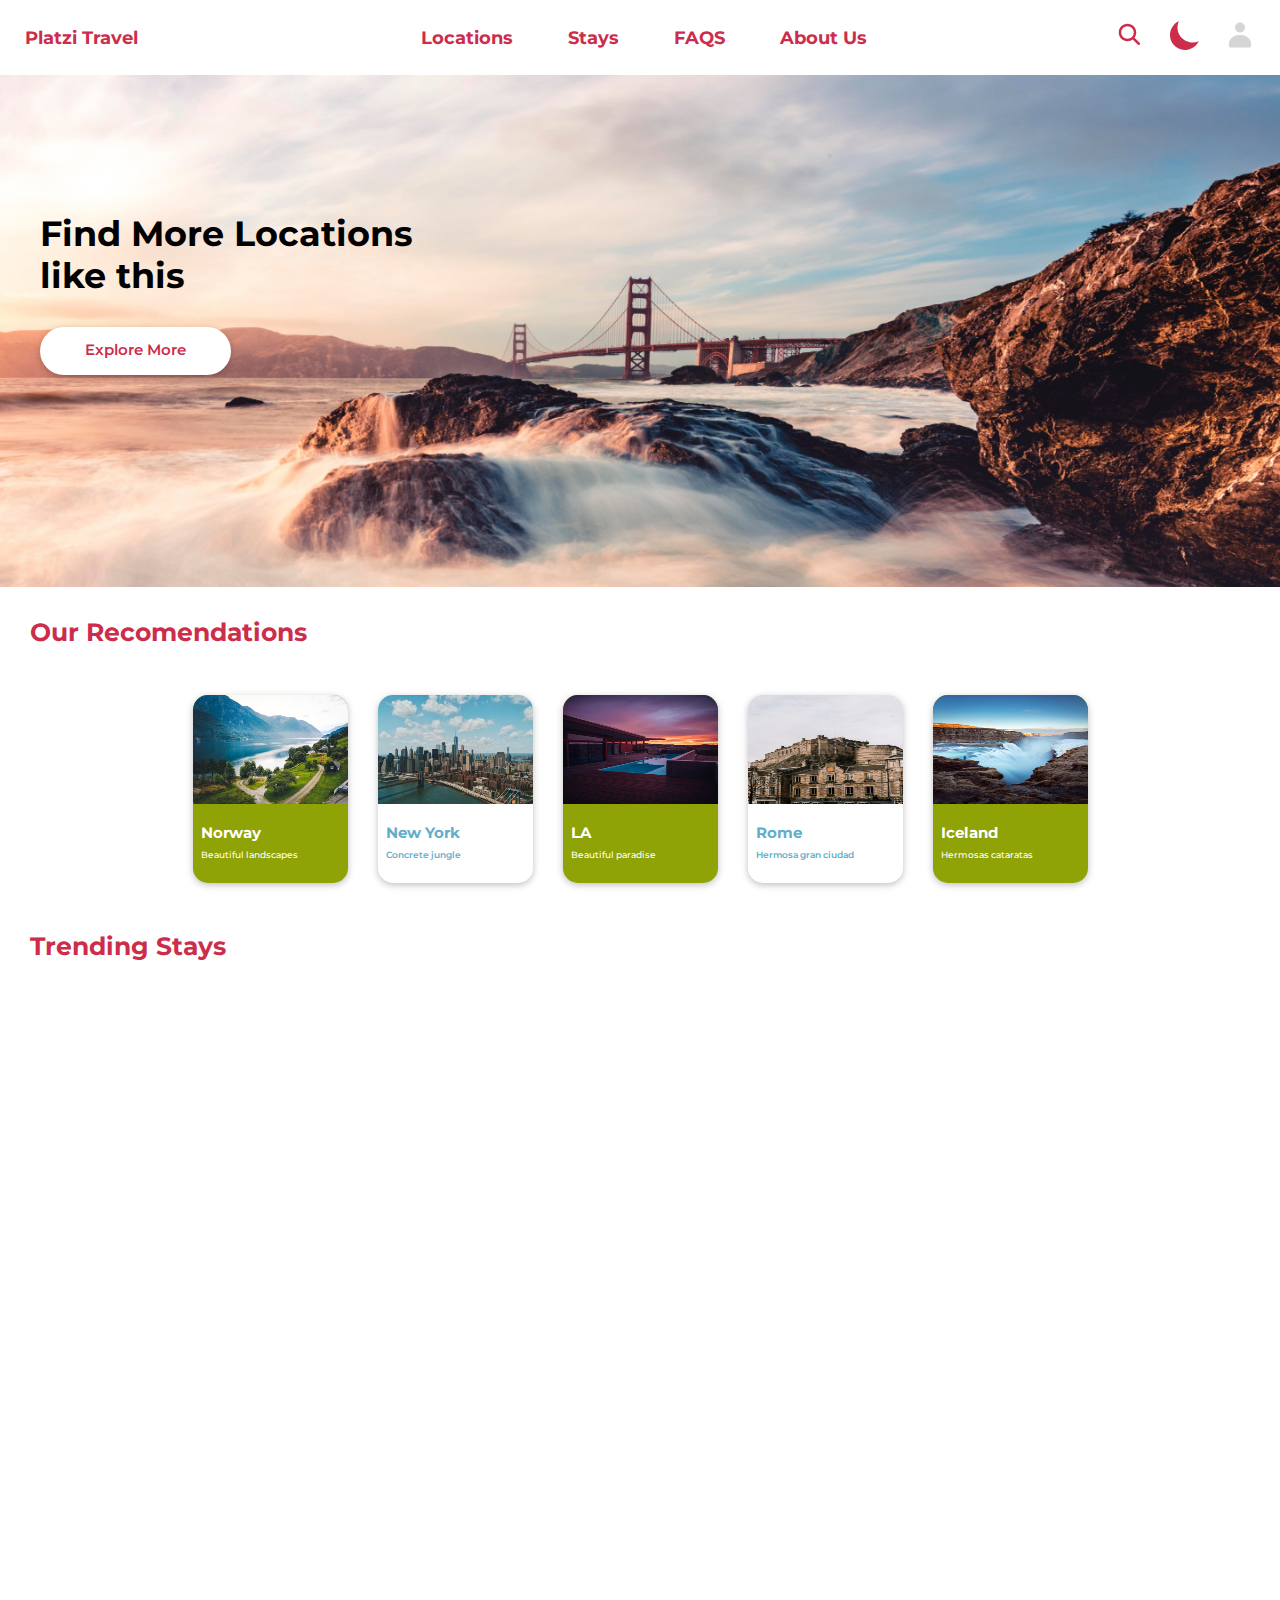
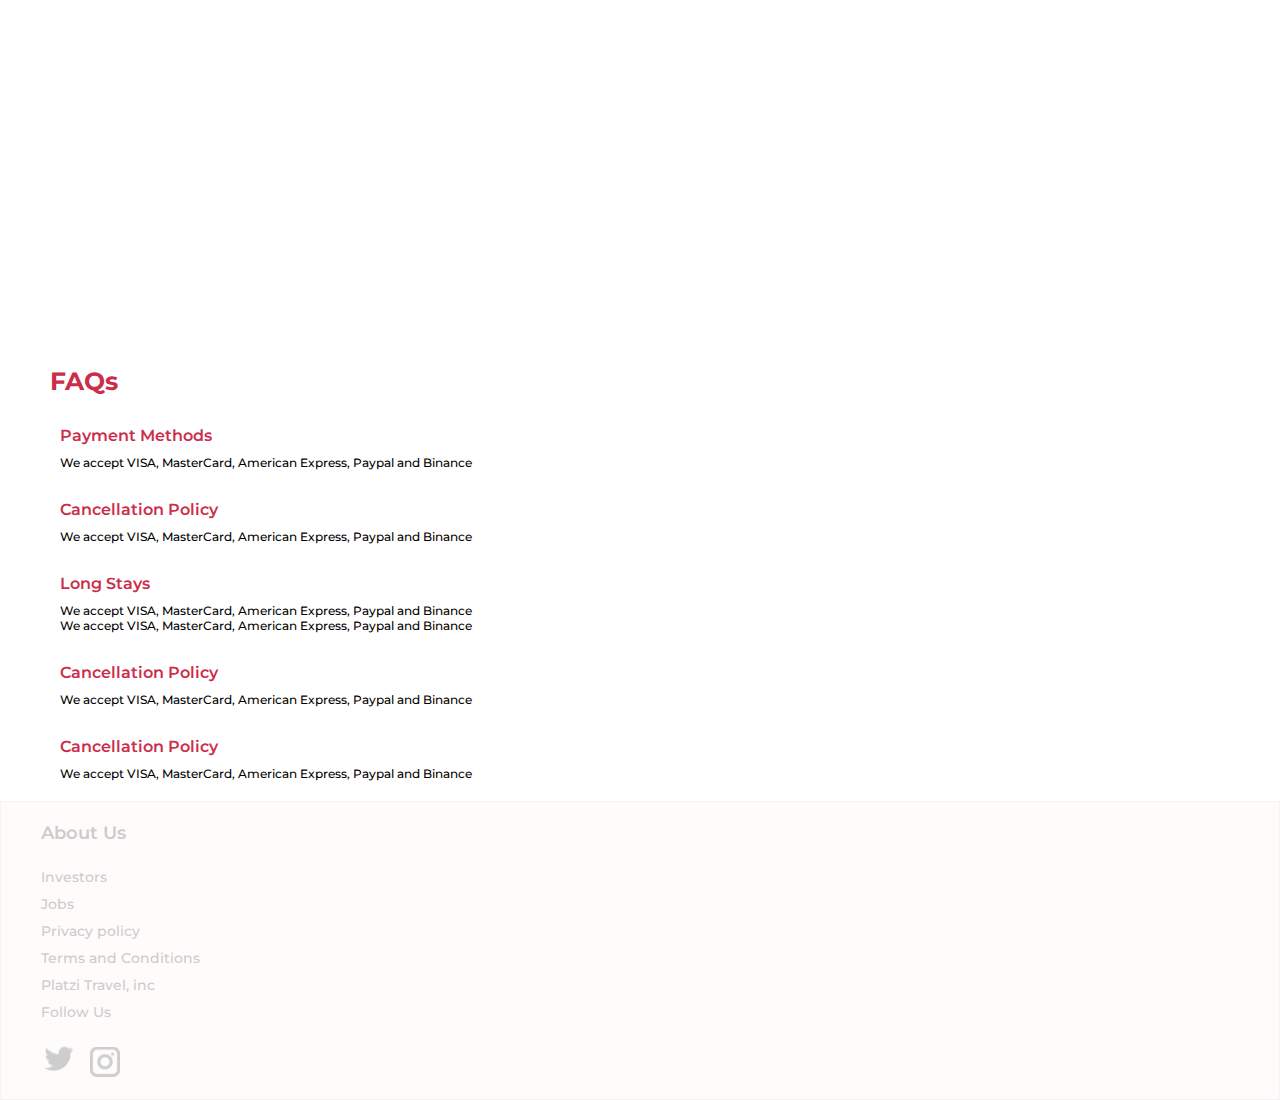
<file: index.html>
<!DOCTYPE html>
<html lang="en">
<head>
    <meta charset="UTF-8">
    <meta name="viewport" content="width=device-width, initial-scale=1.0">
    <link
    rel="stylesheet"
    href="https://cdnjs.cloudflare.com/ajax/libs/animate.css/4.1.1/animate.min.css"
  />
    <link rel="stylesheet" href="./css/styles.css">
    <title>Document</title>
</head>
<body>
    <header class="main-header-desktop">
        <nav>
            <div>
                <a href="">
                    <p>Platzi Travel</p>
                </a>
            </div>
            <div class="header-main-links">
                <a href="#main-cards">
                    <p>Locations</p>
                </a>
                <a href="#main-renta-section">
                    <p>Stays</p>
                </a>
                <a href="#frecuent-ask-questions">
                    <p>FAQS</p>
                </a>
                <a href="#about-us">
                    <p>About Us</p>
                </a>
            </div>
            <div class="header-logos">
                <a href="">
                    <span class="search-logo-header"></span>
                </a>
                <a href="./darkMode.html">
                    <span class="dark-logo-header"></span>
                </a>
                <a href="">
                    <span class="profile-logo-header"></span>
                </a>
            </div>
        </nav>         
    </header>
    <section id="main-home" class="main-home">
        <a href="darkMode.html"><button class="main-buton-dark"><span></span></button></a>
        <div class="main-home-search">
            <h1 class="title-to-desktop">Find More Locations <br> like this</h1>
            <div class="main-search-bar">
                <label for="">
                    <span></span>
                    <input type="search" placeholder="San Francisco">
                </label>
            </div>
            <button class="main-button animate__animated animate__bounce">Explore More</button>
        </div>
    </section>
    <section id="main-cards" class="main-cards">
        <h2 class="main-cards-title">Our Recomendations</h2>
        <div class="main-cards-container">
            <div class="cards-info">
                <div>
                    <img src="./css/assets/norway.jpg" alt="paisaje de norway">
                </div>
                <div class="cards-info-title">
                    <h3>Norway</h3>
                    <p>Beautiful landscapes</p>
                </div>
            </div>
            <div class="cards-info-two">
                <div>
                    <img src="./css/assets/new_york.jpg" alt="paisaje de la ciudad de nueva york">
                </div>
                <div class="cards-info-title-two">
                    <h3>New York</h3>
                    <p>Concrete jungle</p>
                </div>
            </div>
            <div class="cards-info">
                <div>
                    <img src="./css/assets/LA.jpg" alt="paisaje de los angeles">
                </div>
                <div class="cards-info-title">
                    <h3>LA</h3>
                    <p>Beautiful paradise</p>
                </div>
            </div>
            <div class="cards-info-two">
                <div>
                    <img src="./css/assets/europe.jpg" alt="edificio de la ciudad de Roma">
                </div>
                <div class="cards-info-title-two">
                    <h3>Rome</h3>
                    <p>Hermosa gran ciudad</p>
                </div>
            </div>
            <div class="cards-info">
                <div>
                    <img src="./css/assets/iceland.jpg" alt="paisaje de iceland">
                </div>
                <div class="cards-info-title">
                    <h3>Iceland</h3>
                    <p>Hermosas cataratas</p>
                </div>
            </div>
        </div>
    </section>
    <section id="main-renta-section" class="main-renta-section">
        <h2>Trending Stays</h2>
        <div class="main-container-renta">
            <div class="cards-renta-info">
                <h3 class="cards-renta-title">Chicago</h3>
                <p class="cards-renta-infoparrafo">2 rooms, bathroom and <br> kitchen.</p>
            </div>
            <div class="cards-renta-info-2">
                <h3 class="cards-renta-title">Los Angeles</h3>
                <p class="cards-renta-infoparrafo">4 rooms, 3 bathrooms, <br>  kitchen and private <br> pool.</p>
            </div>
            <div class="cards-renta-info-3">
                <h3 class="cards-renta-title">Miami</h3>
                <p class="cards-renta-infoparrafo">3 rooms, 2 bathrooms, <br>  kitchen and amazing <br> sea view.</p>
            </div>
            <div class="cards-renta-info-4">
                <h3 class="cards-renta-title">Bali</h3>
                <p class="cards-renta-infoparrafo">2 rooms, 2 bathrooms,<br>  kitchen and private <br> pool.</p>
            </div>
        </div>
    </section>
    <section id="frecuent-ask-questions" class="main-ask-questions">
        <h2>FAQs</h2>
        <div class="ask-questions-container">
            <div class="container-ask-main-questions">
                <h3 class="ask-questions-title">Payment Methods</h3>
                <p class="ask-questions-parrafo">We accept VISA, MasterCard, American Express, Paypal and Binance</p>
            </div>
            <div class="container-ask-main-questions">
                <h3 class="ask-questions-title">Cancellation Policy</h3>
                <p class="ask-questions-parrafo">We accept VISA, MasterCard, American Express, Paypal and Binance</p>
            </div>
            <div class="container-ask-main-questions"> 
                <h3 class="ask-questions-title">Long Stays </h3>
                <p class="ask-questions-parrafo">We accept VISA, MasterCard, American Express, Paypal and Binance <br>We accept VISA, MasterCard, American Express, Paypal and Binance</p>
            </div>
            <div class="container-ask-main-questions">
                <h3 class="ask-questions-title">Cancellation Policy</h3>
                <p class="ask-questions-parrafo">We accept VISA, MasterCard, American Express, Paypal and Binance</p>
            </div>
            <div class="container-ask-main-questions">
                <h3 class="ask-questions-title">Cancellation Policy</h3>
                <p class="ask-questions-parrafo">We accept VISA, MasterCard, American Express, Paypal and Binance</p>
            </div>
        </div>
    </section>
    <footer>
        <div id="about-us" class="main-footer-container">
            <h2>About Us</h2>
            <div class="main-footer-links">
                <ul class="links-container-info">
                    <li><a href="#">Investors</a></li>
                    <li><a href="#">Jobs</a></li>
                    <li><a href="#">Privacy policy</a></li>
                    <li><a href="#">Terms and Conditions</a></li>
                    <li><a href="#">Platzi Travel, inc</a></li>
                    <li><a href="#">Follow Us </a></li>
                </ul>
                <div class="main-footer-icons">
                    <a target="_blank" href="https://twitter.com/home"> <span class="twitter-icon"></span></a>
                    <a target="_blank" href="#"><span class="instagram-icon"></span></a>
                </div>
            </div>
        </div>
        <div class="main-tab-bar">
            <a href="#main-home"><span class="bar-home-icon"></span></a>
            <a href="#main-renta-section"><span class="bar-search-icon"></span></a>
            <a href="#main-cards"><span class="bar-love-icon"></span></a>
            <a href=""><span class="bar-profile-icon"></span></a>
        </div>
    </footer>
</body>
</html>
</file>
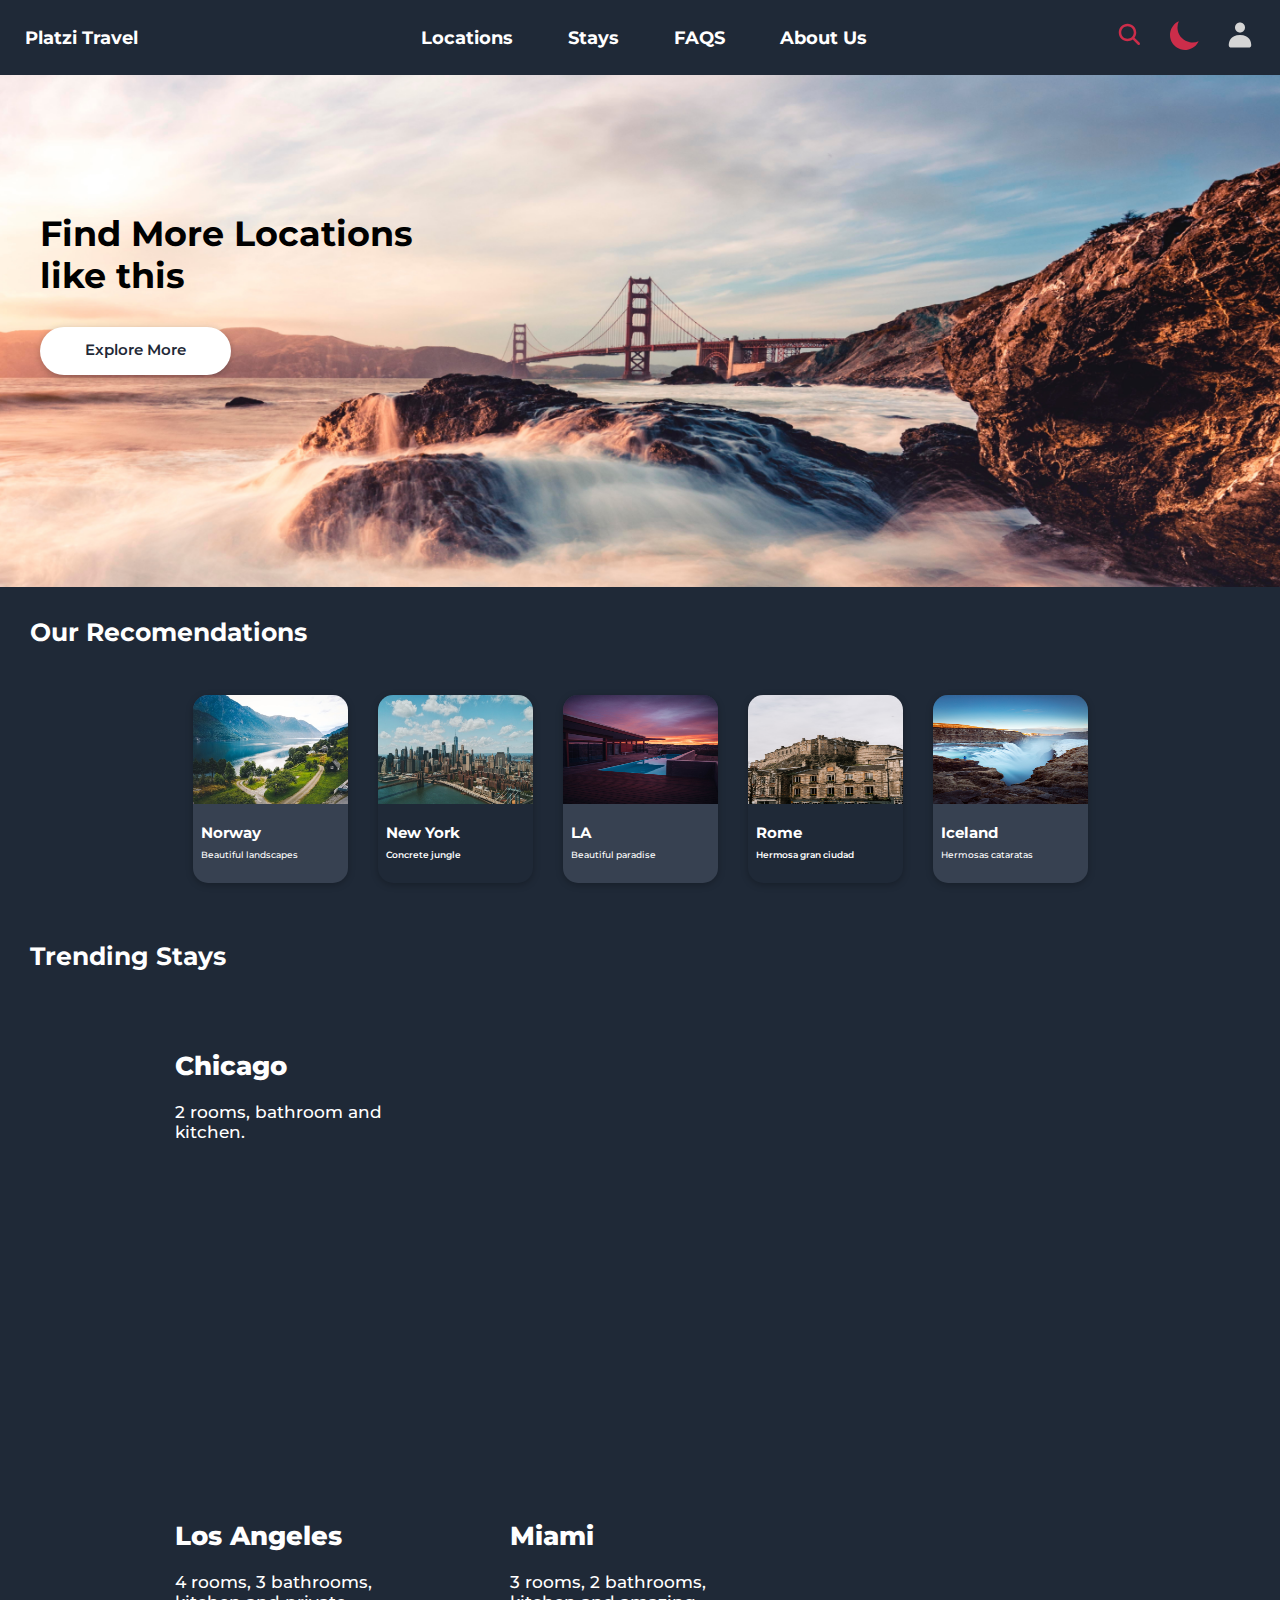
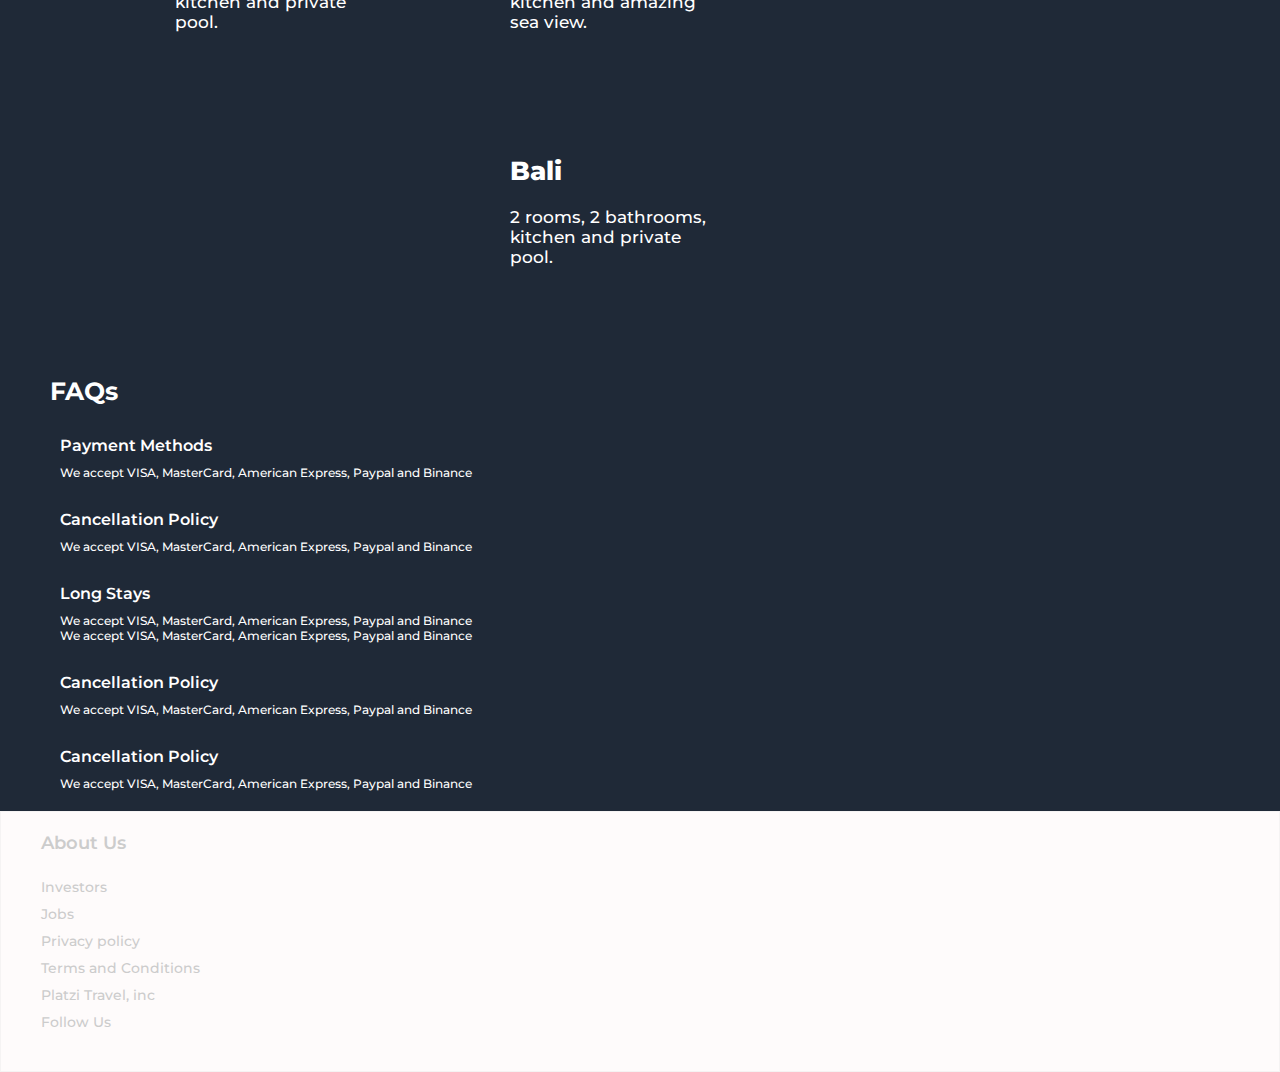
<file: darkMode.html>
<!DOCTYPE html>
<html lang="en">
<head>
    <meta charset="UTF-8">
    <meta name="viewport" content="width=device-width, initial-scale=1.0">
    <link
    rel="stylesheet"
    href="https://cdnjs.cloudflare.com/ajax/libs/animate.css/4.1.1/animate.min.css"
  />
    <link rel="stylesheet" href="./css/styles.css">
    <title>PLTAZI TRAVEL</title>
</head>
<body>
    <header class="main-header-desktop-dark">
        <nav>
            <div>
                <a href="index.html">
                    <p>Platzi Travel</p>
                </a>
            </div>
            <div class="header-main-links-dark">
                <a href="#main-cards">
                    <p>Locations</p>
                </a>
                <a href="#main-renta-section">
                    <p>Stays</p>
                </a>
                <a href="#frecuent-ask-questions">
                    <p>FAQS</p>
                </a>
                <a href="#about-us">
                    <p>About Us</p>
                </a>
            </div>
            <div class="header-logos-dark">
                <a href="">
                    <span class="search-logo-header-dark"></span>
                </a>
                <a href="index.html">
                    <span class="dark-logo-header-dark"></span>
                </a>
                <a href="">
                    <span class="profile-logo-header-dark"></span>
                </a>
            </div>
        </nav>         
    </header>
    <section id="main-home" class="main-home-dark">
        <a href="index.html">
            <button class="main-buton-dark-dark"><span></span></button>
        </a>
        <div class="main-home-search-dark">
            <h1 class="title-to-desktop-dark">Find More Locations <br> like this</h1>
            <div class="main-search-bar-dark">
                <label for="">
                    <span></span>
                    <input type="search" placeholder="San Francisco">
                </label>
            </div>
            <button class="main-button-dark animate__animated animate__bounce">Explore More</button>
        </div>
    </section>
    <section id="main-cards" class="main-cards-dark">
        <h2 class="main-cards-title-dark">Our Recomendations</h2>
        <div class="main-cards-container-dark">
            <div class="cards-info-dark">
                <div>
                    <img src="./css/assets/norway.jpg" alt="paisaje de norway">
                </div>
                <div class="cards-info-title-dark">
                    <h3>Norway</h3>
                    <p>Beautiful landscapes</p>
                </div>
            </div>
            <div class="cards-info-two-dark">
                <div>
                    <img src="./css/assets/new_york.jpg" alt="paisaje de la ciudad de nueva york">
                </div>
                <div class="cards-info-title-two-dark">
                    <h3>New York</h3>
                    <p>Concrete jungle</p>
                </div>
            </div>
            <div class="cards-info-dark">
                <div>
                    <img src="./css/assets/LA.jpg" alt="paisaje de los angeles">
                </div>
                <div class="cards-info-title-dark">
                    <h3>LA</h3>
                    <p>Beautiful paradise</p>
                </div>
            </div>
            <div class="cards-info-two-dark">
                <div>
                    <img src="./css/assets/europe.jpg" alt="edificio de la ciudad de Roma">
                </div>
                <div class="cards-info-title-two-dark">
                    <h3>Rome</h3>
                    <p>Hermosa gran ciudad</p>
                </div>
            </div>
            <div class="cards-info-dark">
                <div>
                    <img src="./css/assets/iceland.jpg" alt="paisaje de iceland">
                </div>
                <div class="cards-info-title-dark">
                    <h3>Iceland</h3>
                    <p>Hermosas cataratas</p>
                </div>
            </div>
        </div>
    </section>
    <section id="main-renta-section" class="main-renta-section-dark">
        <h2>Trending Stays</h2>
        <div class="main-container-renta-dark">
            <div class="cards-renta-info-dark">
                <h3 class="cards-renta-title-dark">Chicago</h3>
                <p class="cards-renta-infoparrafo-dark">2 rooms, bathroom and <br> kitchen.</p>
            </div>
            <div class="cards-renta-info-2-dark">
                <h3 class="cards-renta-title-dark">Los Angeles</h3>
                <p class="cards-renta-infoparrafo-dark">4 rooms, 3 bathrooms, <br>  kitchen and private <br> pool.</p>
            </div>
            <div class="cards-renta-info-3-dark">
                <h3 class="cards-renta-title-dark">Miami</h3>
                <p class="cards-renta-infoparrafo-dark">3 rooms, 2 bathrooms, <br>  kitchen and amazing <br> sea view.</p>
            </div>
            <div class="cards-renta-info-4-dark">
                <h3 class="cards-renta-title-dark">Bali</h3>
                <p class="cards-renta-infoparrafo-dark">2 rooms, 2 bathrooms,<br>  kitchen and private <br> pool.</p>
            </div>
        </div>
    </section>
    <section id="frecuent-ask-questions" class="main-ask-questions-dark">
        <h2>FAQs</h2>
        <div class="ask-questions-container-dark">
            <div class="container-ask-main-questions-dark">
                <h3 class="ask-questions-title-dark">Payment Methods</h3>
                <p class="ask-questions-parrafo-dark">We accept VISA, MasterCard, American Express, Paypal and Binance</p>
            </div>
            <div class="container-ask-main-questions-dark">
                <h3 class="ask-questions-title-dark">Cancellation Policy</h3>
                <p class="ask-questions-parrafo-dark">We accept VISA, MasterCard, American Express, Paypal and Binance</p>
            </div>
            <div class="container-ask-main-questions-dark"> 
                <h3 class="ask-questions-title-dark">Long Stays </h3>
                <p class="ask-questions-parrafo-dark">We accept VISA, MasterCard, American Express, Paypal and Binance <br>We accept VISA, MasterCard, American Express, Paypal and Binance</p>
            </div>
            <div class="container-ask-main-questions-dark">
                <h3 class="ask-questions-title-dark">Cancellation Policy</h3>
                <p class="ask-questions-parrafo-dark">We accept VISA, MasterCard, American Express, Paypal and Binance</p>
            </div>
            <div class="container-ask-main-questions-dark">
                <h3 class="ask-questions-title-dark">Cancellation Policy</h3>
                <p class="ask-questions-parrafo-dark">We accept VISA, MasterCard, American Express, Paypal and Binance</p>
            </div>
        </div>
    </section>
    <footer>
        <div id="about-us" class="main-footer-container-dark">
            <h2>About Us</h2>
            <div class="main-footer-links-dark">
                <ul class="links-container-info-dark">
                    <li><a href="#">Investors</a></li>
                    <li><a href="#">Jobs</a></li>
                    <li><a href="#">Privacy policy</a></li>
                    <li><a href="#">Terms and Conditions</a></li>
                    <li><a href="#">Platzi Travel, inc</a></li>
                    <li><a href="#">Follow Us </a></li>
                </ul>
                <div class="main-footer-icons-dark">
                    <a target="_blank" href="https://twitter.com/home"> <span class="twitter-icon"></span></a>
                    <a target="_blank" href="#"><span class="instagram-icon"></span></a>
                </div>
            </div>
        </div>
        <div class="main-tab-bar-dark">
            <a href="#main-home"><span class="bar-home-icon-dark"></span></a>
            <a href="#main-renta-section"><span class="bar-search-icon-dark"></span></a>
            <a href="#main-cards"><span class="bar-love-icon-dark"></span></a>
            <a href=""><span class="bar-profile-icon-dark"></span></a>
        </div>
    </footer>
</body>
</html>
</file>
<file: css/styles.css>
@import url('https://fonts.googleapis.com/css2?family=Montserrat&display=swap');
@keyframes vibrate {
    0% { transform: translateX(0); }
    25% { transform: translateX(-4px); }
    50% { transform: translateX(4px); }
    75% { transform: translateX(-4px); }
    100% { transform: translateX(4px); }
  }

 @keyframes vibrate-y {
    0% { transform: translateY(0); }
    25% { transform: translateY(-6px); }
    50% { transform: translateY(6px); }
    75% { transform: translateY(-6px); }
    100% { transform: translateY(6px); }
  }


* {
    box-sizing: border-box;
    margin: 0;
    padding: 0;
}

body {
    font-size: 62.5%;
}

:root {
    --primary-color:#CC2D4A;
    --secondary-color:#8FA206;
    --terciary-color: #61AEC9;
}

body .main-home {
    width: 100%;
    height: 587px;
    background-image: url('./assets/Rectangle\ 20\ \(1\).png');
    background-position: center;
    background-repeat: no-repeat;
    background-size: cover;
    
}

.main-header-desktop {
    width: 100%;
    height: 75px;
    padding: 0 25px;
    display: none;
    
}

.main-header-desktop nav {
    height: 100%;
    display: flex;
    flex-direction: row;
    justify-content: space-between;
    align-items: center;
}

.main-header-desktop nav div a {
    text-decoration: none;
    font-family: 'Montserrat', sans-serif;
    font-weight: bold;
    font-size: 18px;
    line-height: 22px;
    color:var(--primary-color);
}



.main-header-desktop .header-main-links {
    display: flex;
}

.main-header-desktop .header-main-links a {
    margin-left: 55px;
}

.main-header-desktop nav .header-logos a {
    margin-left: 20px;
}




.main-header-desktop nav .header-logos .search-logo-header {
    display: inline-block;
    width: 30px;
    height: 30px;
    background-image: url('./assets/Search-red.svg');
    background-repeat: no-repeat;
    background-position: center;
    background-size: cover;

}


.main-header-desktop nav .header-logos .dark-logo-header {
    display: inline-block;
    width: 30px;
    height: 30px;
    background-image: url('./assets/luna.svg');
    background-repeat: no-repeat;
    background-position: center;
    background-size: cover;
}

.main-header-desktop nav .header-logos .profile-logo-header {
    display: inline-block;
    width: 30px;
    height: 30px;
    background-image: url('./assets/User.svg');
    background-repeat: no-repeat;
    background-position: center;
    background-size: cover;
}



.main-home-search {
    width: 100%;
    height: 100%;
    display: flex;
    flex-direction: column;
    align-items: center;
    justify-content: space-evenly;

}

.main-home .main-buton-dark {
    position: absolute;
    left: calc(100% - 80px);
    top: calc(0% + 10px);
    width: 65px;
    height: 42px;
    border-radius: 25px;
    border: none;
    background-color: #FFFFFF;
}

.main-home .main-buton-dark span {
    display: inline-block;
    width: 20px;
    height: 20px;
    background-image: url('./assets/luna.svg');
    background-repeat: no-repeat;
    background-position: center;
    background-size: cover;
}

.main-search-bar label {
    position: relative;
    display: inline-block;
}


.main-home-search .title-to-desktop {
    display: none;
    font-family:'Montserrat', sans-serif ;
    font-weight: bold;
    font-size: 35px;
    line-height: 42px;
}



body .main-home .main-search-bar input{
    border: none;
    padding: 12px;
    width: 344px;
    height: 49px;
    background: #FFFFFF;
    border-radius: 25px;
    box-shadow: 0px 2px 7px 0px #00000040;
    text-align: center;
    font-family:'Montserrat', sans-serif ;
    font-size: 15px;
    line-height: 18.9px;
    background-image: url('./assets/Search-red.svg');
    background-repeat: no-repeat;
    background-size: 30px;
    background-position: 21px;
}

body .main-home .main-search-bar input:hover {
    width: 444px;
    border:solid 3px var(--primary-color);
}

body .main-home .main-search-bar input::placeholder {
    color: rgb(197, 196, 196);
}


body .main-home .main-button {
    width: 191px;
    height: 48px;
    font-family:'Montserrat', sans-serif;
    font-weight: 600;
    font-size: 15px;
    line-height:18.29px;
    color: var(--primary-color);
    border-radius: 25px;
    border: none;
    background-color:#FFFFFF;
    box-shadow: 0px 2px 7px 0px #00000040; 
}



body .main-home .main-button:hover {
    background-color: var(--primary-color);
    color: #FFFFFF;
    scale: 1.2;
    animation: vibrate 1.5s linear infinite;

}
    

body .main-cards .main-cards-title {
    font-family: 'Montserrat', sans-serif;
    font-size: 25px;
    font-weight: bold;
    line-height: 30px;
    color: var(--primary-color);
    margin-top: 30px;
    margin-left: 30px;
}

.main-cards-container {
    height: 284px;
    padding: 20px;
    display: flex;
    align-items: center;
    gap: 30px;
    overflow-x: auto;
}

.main-cards-container .cards-info {
    width: 155px;
    height: 188px;
    background-color: var(--secondary-color);
    border-radius: 15px;
    box-shadow: 0px 2px 7px 0px #00000040;

}

.main-cards-container .cards-info:hover {
    animation: vibrate-y 2.5s linear infinite;
    scale: 1.2;

}


.main-cards-container .cards-info-two {
    width: 155px;
    height: 188px;
    background-color: #FFFFFF;
    border-radius: 15px;
    box-shadow: 0px 2px 7px 0px #00000040;
}

.main-cards-container .cards-info-two:hover {
    animation: vibrate 2.5s linear infinite;
    scale: 1.2;


}

.main-cards-container .cards-info img {
    width: 155px;
    height: 109px;
    margin-bottom: 10px;
    border-radius: 15px 15px 0 0;
}

.main-cards-container .cards-info-two img {
    width: 155px;
    height: 109px;
    margin-bottom: 10px;
    border-radius: 15px 15px 0 0;
}

.main-cards-container .cards-info .cards-info-title, .cards-info-title-two {
    padding: 8px;
}

.main-cards-container .cards-info .cards-info-title h3 {
    font-size: 15px;
    font-family: 'Montserrat', sans-serif;
    font-weight: 700;
    line-height: 17px;
    color: #FFFFFF;
    margin-bottom: 8px;
}

.main-cards-container .cards-info .cards-info-title p {
    font-size: 9px;
    font-family: 'Montserrat', sans-serif;
    font-weight: 500;
    line-height: 11px;
    color: #FFFFFF;
}

.main-cards-container .cards-info-two .cards-info-title-two h3 {
    font-size: 15px;
    font-family: 'Montserrat', sans-serif;
    font-weight: bold;
    line-height: 17px;
    color: var(--terciary-color);
    margin-bottom: 8px;
}

.main-cards-container .cards-info-two .cards-info-title-two p {
    font-size: 9px;
    font-family: 'Montserrat', sans-serif;
    font-weight: 600;
    line-height: 11px;
    color: var(--terciary-color);
}


.main-renta-section h2 {
    margin-left: 30px;
    margin-bottom: 10px;
    font-family: 'Montserrat', sans-serif;
    font-size: 25px;
    font-weight: bold;
    line-height: 30px;
    color: var(--primary-color);
}

.main-renta-section .main-container-renta {
    padding: 20px;
    display: flex;
    flex-direction: column;
    align-items: center;
    gap: 35px;
}

.main-renta-section .main-container-renta .cards-renta-info {
    height: 402px;
    width: 335px;
    background-image: url('./assets/chicago.jpg');
    background-repeat: no-repeat;
    background-size: cover;
    background-position: center;
    border-radius: 25px;
    background-attachment: fixed;
}

.cards-renta-title {
    font-family: 'Montserrat', sans-serif;
    font-size: 26px;
    font-weight: 800;
    line-height: 31px;
    color: #FFFFFF;
    margin-top: 40px;
    margin-left: 20px;
}

.cards-renta-infoparrafo {
    font-family: 'Montserrat', sans-serif;
    font-weight: 500;
    font-size: 17px;
    line-height: 20px;
    color: #FFFFFF;
    margin-top: 20px;
    margin-left: 20px;


}

.main-renta-section .main-container-renta  .cards-renta-info-2 {
    height: 402px;
    width: 335px;
    background-image: url('./assets/LA.jpg');
    background-repeat: no-repeat;
    background-size: cover;
    background-position: center;
    border-radius: 25px;
    background-attachment: fixed;    
}


.main-renta-section .main-container-renta .cards-renta-info-3 {
    height: 402px;
    width: 335px;
    background-image: url('./assets/miami.jpg');
    background-repeat: no-repeat;
    background-size: cover;
    background-position: center;
    border-radius: 25px;
    background-attachment: fixed;

}

.main-renta-section .main-container-renta .cards-renta-info-4 {
    height: 402px;
    width: 335px;
    background-image: url('./assets/bali.jpg');
    background-repeat: no-repeat;
    background-size: cover;
    background-position: center;
    border-radius: 25px;
    background-attachment:fixed;
}

.main-ask-questions {
    padding: 20px;
}

.main-ask-questions h2 {
    margin-left: 30px;
    margin-bottom: 10px;
    font-family: 'Montserrat', sans-serif;
    font-size: 25px;
    font-weight: bold;
    line-height: 30px;
    color: var(--primary-color);
}

.ask-questions-container {
    padding-left: 40px;
}

.main-ask-questions .ask-questions-container .ask-questions-title{
    font-family: 'Montserrat', sans-serif ;
    font-weight: 600;
    font-size: 16px;
    line-height: 19px;
    color: var(--primary-color);
}

.main-ask-questions .ask-questions-container .ask-questions-parrafo {
    font-family: 'Montserrat', sans-serif ;
    font-weight: 500;
    font-size: 12px;
    line-height: 15px;
    color: black;
    margin-top: 10px;

}


.container-ask-main-questions {
    margin-top: 30px;
}

footer .main-footer-container {
    padding: 20px 20px 20px 40px;
    border: 1px solid #E5E5E559;
    background-color: rgb(254, 251, 251);
    

}

.main-footer-container h2 {
    font-family:'Montserrat', sans-serif ;
    font-weight: 600;
    font-size: 18px;
    line-height: 22px;
    color:#CCCCCC;
    margin-bottom: 25px;
    
}

.main-footer-links .links-container-info li {
    list-style-type: none;   
    margin-top: 10px;
}

.main-footer-links .links-container-info li a {
    text-decoration: none; 
    font-family: 'Montserrat', sans-serif;
    font-weight: 500;
    font-size: 14px;
    line-height: 17px;
    color:#CCCCCC;
 }

 .main-footer-icons {
    margin-top: 20px;

 }

.main-footer-icons .twitter-icon {
    display: inline-block;
    width: 36px;
    height: 36px;
    background-image: url('../css/assets/twitter.svg');
    background-repeat: no-repeat;
    background-position: center;
    background-size: cover;
}

.main-footer-icons .instagram-icon {
    display: inline-block;
    width: 30px;
    height: 30px;
    margin-left: 10px;
    background-image: url('./assets/instagram\ 1.svg');
    background-repeat: no-repeat;
    background-position: center;
    background-size: cover;

}

footer .main-tab-bar {
    position: fixed;
    bottom: 0;
    left: 0;
    background-color: #FFFFFF;
    width: 100%;
    height: 75px;
    display: flex;
    gap: 50px;
    justify-content: center;
    align-items: center;
}

.main-tab-bar .bar-home-icon {
    display: inline-block;
    width: 40px;
    height: 40px;
    background-image: url('./assets/Home.svg');
    background-repeat: no-repeat;
    background-size: cover;
    background-position: center;
}

.main-tab-bar  .bar-home-icon:hover {
    background-image: url('./assets/Home-red.svg');
}



.main-tab-bar .bar-search-icon {
    display: inline-block;
    width: 40px;
    height: 40px;
    background-image: url('./assets/Search.svg');
    background-repeat: no-repeat;
    background-size: cover;
    background-position: center;
}

.main-tab-bar .bar-search-icon:hover {
    background-image: url('./assets/Search-red.svg');
}

.main-tab-bar .bar-love-icon {
    display: inline-block;
    width: 40px;
    height: 40px;
    background-image: url('./assets/Heart.svg');
    background-repeat: no-repeat;
    background-size: cover;
    background-position: center;
}

.main-tab-bar .bar-love-icon:hover {
    background-image: url('./assets/Heart-red.svg');
}

.main-tab-bar .bar-profile-icon {
    display: inline-block;
    width: 40px;
    height: 40px;
    background-image: url('./assets/User.svg');
    background-repeat: no-repeat;
    background-size: cover;
    background-position: center;

}

.main-tab-bar .bar-profile-icon:hover {
    background-image: url('./assets/User-red.svg');
}

@media screen and (min-width:900px) {
    .main-header-desktop {
        display:block;
        position: fixed;
        background-color: white;
    }
    .main-home  .main-buton-dark {
        display: none;
    }
    .main-home .main-search-bar {
        display: none;
    }

    .main-home .title-to-desktop {
        display: block;
    }

    .main-home .main-home-search {
        display: flex;
        gap: 30px;
        justify-content: center;
        align-items: flex-start;
        padding-left: 40px;
    }

    footer .main-tab-bar {
        display: none
    }

    .main-cards .main-cards-container {
        display: flex;
        justify-content: center;
    }

    .main-renta-section .main-container-renta {
        max-width: 850px;
        margin: 0 auto;
        margin-top: 20px;
        display: grid;
        grid-template-columns: repeat(2, 1fr);
        justify-items: center;
    }

}

@media screen and (min-width:1200px) {
    .main-renta-section {
        margin-bottom: 20px;
    }


    .main-renta-section .main-container-renta {
        margin-top: 20px;
        display: grid;
        grid-template-columns: repeat(3, 300px);
        grid-template-rows: repeat(4, 200px);
        justify-content: center;
    }

    .main-renta-section .main-container-renta .cards-renta-info {
        width: 100%;
        height: 100%;
        grid-area: 1 / 1 / 3 / 4;
        object-fit: contain;
    }

    .main-renta-section .main-container-renta .cards-renta-info-2 {
        width: 100%;
        height: 100%;
        grid-area: 3 / 1 / 5 / 2;
        object-fit: contain;
    }

    .main-renta-section .main-container-renta .cards-renta-info-3 {
        width: 100%;
        height: 100%;
        grid-area: 3 / 2 / 4 / 4 ;
        object-fit: contain;
    }

    .main-renta-section .main-container-renta .cards-renta-info-4 {
        width: 100%;
        height: 100%;
        grid-area: 4 / 2 / 5 / 4 ;
        object-fit: contain;
    }

   

}


/*EN ESTA SECCION EMPIEZA TODO LA PROFRAMACION DEL MODO OSCURO*/



body .main-home-dark {
    width: 100%;
    height: 587px;
    background-image: url('./assets/Rectangle\ 20\ \(1\).png');
    background-position: center;
    background-repeat: no-repeat;
    background-size: cover;
    
}

.main-header-desktop-dark {
    width: 100%;
    height: 75px;
    padding: 0 25px;
    display: none;
    
}

.main-header-desktop-dark nav {
    height: 100%;
    display: flex;
    flex-direction: row;
    justify-content: space-between;
    align-items: center;
}

.main-header-desktop-dark nav div a {
    text-decoration: none;
    font-family: 'Montserrat', sans-serif;
    font-weight: bold;
    font-size: 18px;
    line-height: 22px;
    color:white;
}



.main-header-desktop-dark .header-main-links-dark {
    display: flex;
}

.main-header-desktop-dark .header-main-links-dark a {
    margin-left: 55px;
}

.main-header-desktop-dark nav .header-logos-dark a {
    margin-left: 20px;
}




.main-header-desktop-dark nav .header-logos-dark .search-logo-header-dark {
    display: inline-block;
    width: 30px;
    height: 30px;
    background-image: url('./assets/Search-red.svg');
    background-repeat: no-repeat;
    background-position: center;
    background-size: cover;

}


.main-header-desktop-dark nav .header-logos-dark .dark-logo-header-dark {
    display: inline-block;
    width: 30px;
    height: 30px;
    background-image: url('./assets/luna.svg');
    background-repeat: no-repeat;
    background-position: center;
    background-size: cover;
}

.main-header-desktop-dark nav .header-logos-dark .profile-logo-header-dark {
    display: inline-block;
    width: 30px;
    height: 30px;
    background-image: url('./assets/User.svg');
    background-repeat: no-repeat;
    background-position: center;
    background-size: cover;
}



.main-home-search-dark {
    width: 100%;
    height: 100%;
    display: flex;
    flex-direction: column;
    align-items: center;
    justify-content: space-evenly;

}

.main-home-dark .main-buton-dark-dark {
    position: absolute;
    left: calc(100% - 80px);
    top: calc(0% + 10px);
    width: 65px;
    height: 42px;
    border-radius: 25px;
    border: none;
    background-color: #FFFFFF;
}

.main-home-dark .main-buton-dark-dark span {
    display: inline-block;
    width: 20px;
    height: 20px;
    background-image: url('./assets/luna.svg');
    background-repeat: no-repeat;
    background-position: center;
    background-size: cover;
}

.main-search-bar-dark label {
    position: relative;
    display: inline-block;
}


.main-home-search-dark .title-to-desktop-dark {
    display: none;
    font-family:'Montserrat', sans-serif ;
    font-weight: bold;
    font-size: 35px;
    line-height: 42px;
}



body .main-home-dark .main-search-bar-dark input{
    border: none;
    padding: 12px;
    width: 344px;
    height: 49px;
    background: #1F2937;
    border-radius: 25px;
    box-shadow: 0px 2px 7px 0px #00000040;
    text-align: center;
    font-family:'Montserrat', sans-serif ;
    font-size: 15px;
    line-height: 18.9px;
    background-image: url('./assets/Search-red.svg');
    background-repeat: no-repeat;
    background-size: 30px;
    background-position: 21px;
    color:white;
}

body .main-home-dark .main-search-bar-dark input:hover {
    width: 444px;
    border:solid 3px var(--primary-color);
}

body .main-home-dark .main-search-bar-dark input::placeholder {
    color: rgb(181, 172, 172);
}


body .main-home-dark .main-button-dark {
    width: 191px;
    height: 48px;
    font-family:'Montserrat', sans-serif;
    font-weight: 600;
    font-size: 15px;
    line-height:18.29px;
    color: #1F2937;
    border-radius: 25px;
    border: none;
    background-color:#FFFFFF;
    box-shadow: 0px 2px 7px 0px #00000040; 
}



body .main-home-dark .main-button-dark:hover {
    background-color: var(--primary-color);
    color: #FFFFFF;
    scale: 1.2;
    animation: vibrate 1.5s linear infinite;

}
  

.main-cards-dark {
    background-color: #1F2937;
}

body .main-cards-dark .main-cards-title-dark {
    font-family: 'Montserrat', sans-serif;
    font-size: 25px;
    font-weight: bold;
    line-height: 30px;
    color: white;
    padding-top: 30px;
    margin-left: 30px;
}

.main-cards-container-dark {
    height: 284px;
    padding: 20px;
    display: flex;
    align-items: center;
    gap: 30px;
    overflow-x: auto;
}

.main-cards-container-dark .cards-info-dark {
    width: 155px;
    height: 188px;
    background-color:#374151;
    border-radius: 15px;
    box-shadow: 0px 2px 7px 0px #00000040;

}

.main-cards-container-dark .cards-info-dark:hover {
    animation: vibrate-y 2.5s linear infinite;
    scale: 1.2;

}


.main-cards-container-dark .cards-info-two-dark {
    width: 155px;
    height: 188px;
    background-color: #1F2937;
    border-radius: 15px;
    box-shadow: 0px 2px 7px 0px #00000040;
}

.main-cards-container-dark .cards-info-two-dark:hover {
    animation: vibrate 2.5s linear infinite;
    scale: 1.2;


}

.main-cards-container-dark .cards-info-dark img {
    width: 155px;
    height: 109px;
    margin-bottom: 10px;
    border-radius: 15px 15px 0 0;
}

.main-cards-container-dark .cards-info-two-dark img {
    width: 155px;
    height: 109px;
    margin-bottom: 10px;
    border-radius: 15px 15px 0 0;
}

.main-cards-container-dark .cards-info-dark .cards-info-title-dark, .cards-info-title-two-dark {
    padding: 8px;
}

.main-cards-container-dark .cards-info-dark .cards-info-title-dark h3 {
    font-size: 15px;
    font-family: 'Montserrat', sans-serif;
    font-weight: 700;
    line-height: 17px;
    color: #FFFFFF;
    margin-bottom: 8px;
}

.main-cards-container-dark .cards-info-dark .cards-info-title-dark p {
    font-size: 9px;
    font-family: 'Montserrat', sans-serif;
    font-weight: 500;
    line-height: 11px;
    color: #FFFFFF;
}

.main-cards-container-dark .cards-info-two-dark .cards-info-title-two-dark h3 {
    font-size: 15px;
    font-family: 'Montserrat', sans-serif;
    font-weight: bold;
    line-height: 17px;
    color: white;
    margin-bottom: 8px;
}

.main-cards-container-dark .cards-info-two-dark .cards-info-title-two-dark p {
    font-size: 9px;
    font-family: 'Montserrat', sans-serif;
    font-weight: 600;
    line-height: 11px;
    color: white;
}


.main-renta-section-dark {
    background-color: #1F2937;
}

.main-renta-section-dark h2 {
    padding-top: 10px;
    margin-left: 30px;
    margin-bottom: 10px;
    font-family: 'Montserrat', sans-serif;
    font-size: 25px;
    font-weight: bold;
    line-height: 30px;
    color: white;
}

.main-renta-section-dark .main-container-renta-dark {
    padding: 20px;
    display: flex;
    flex-direction: column;
    align-items: center;
    gap: 35px;
}

.main-renta-section-dark .main-container-renta-dark .cards-renta-info-dark {
    height: 402px;
    width: 335px;
    background-image: url('./assets/chicago.jpg');
    background-repeat: no-repeat;
    background-size: cover;
    background-position: center;
    border-radius: 25px;
    background-attachment: fixed;
}

.cards-renta-title-dark {
    font-family: 'Montserrat', sans-serif;
    font-size: 26px;
    font-weight: 800;
    line-height: 31px;
    color: #FFFFFF;
    margin-top: 40px;
    margin-left: 20px;
}

.cards-renta-infoparrafo-dark {
    font-family: 'Montserrat', sans-serif;
    font-weight: 500;
    font-size: 17px;
    line-height: 20px;
    color: #FFFFFF;
    margin-top: 20px;
    margin-left: 20px;


}

.main-renta-section-dark .main-container-renta-dark  .cards-renta-info-2-dark {
    height: 402px;
    width: 335px;
    background-image: url('./assets/LA.jpg');
    background-repeat: no-repeat;
    background-size: cover;
    background-position: center;
    border-radius: 25px;
    background-attachment: fixed;    
}


.main-renta-section-dark .main-container-renta-dark .cards-renta-info-3-dark {
    height: 402px;
    width: 335px;
    background-image: url('./assets/miami.jpg');
    background-repeat: no-repeat;
    background-size: cover;
    background-position: center;
    border-radius: 25px;
    background-attachment: fixed;

}

.main-renta-section-dark .main-container-renta-dark .cards-renta-info-4-dark {
    height: 402px;
    width: 335px;
    background-image: url('./assets/bali.jpg');
    background-repeat: no-repeat;
    background-size: cover;
    background-position: center;
    border-radius: 25px;
    background-attachment:fixed;
}

.main-ask-questions-dark {
    padding: 20px;
    background-color: #1F2937;
}

.main-ask-questions-dark h2 {
    margin-left: 30px;
    margin-bottom: 10px;
    font-family: 'Montserrat', sans-serif;
    font-size: 25px;
    font-weight: bold;
    line-height: 30px;
    color: white;
}

.ask-questions-container-dark {
    padding-left: 40px;
}

.main-ask-questions-dark .ask-questions-container-dark .ask-questions-title-dark{
    font-family: 'Montserrat', sans-serif ;
    font-weight: 600;
    font-size: 16px;
    line-height: 19px;
    color: white;
}

.main-ask-questions-dark .ask-questions-container-dark .ask-questions-parrafo-dark {
    font-family: 'Montserrat', sans-serif ;
    font-weight: 500;
    font-size: 12px;
    line-height: 15px;
    color:white;
    margin-top: 10px;

}


.container-ask-main-questions-dark {
    margin-top: 30px;
}

footer .main-footer-container-dark {
    padding: 20px 20px 20px 40px;
    border: 1px solid #E5E5E559;
    background-color: rgb(254, 251, 251);
    

}

.main-footer-container-dark h2 {
    font-family:'Montserrat', sans-serif ;
    font-weight: 600;
    font-size: 18px;
    line-height: 22px;
    color:#CCCCCC;
    margin-bottom: 25px;
    
}

.main-footer-links-dark .links-container-info-dark li {
    list-style-type: none;   
    margin-top: 10px;
}

.main-footer-links-dark .links-container-info-dark li a {
    text-decoration: none; 
    font-family: 'Montserrat', sans-serif;
    font-weight: 500;
    font-size: 14px;
    line-height: 17px;
    color:#CCCCCC;
 }

 .main-footer-icons-dark {
    margin-top: 20px;

 }

.main-footer-icons-dark .twitter-icon-dark {
    display: inline-block;
    width: 36px;
    height: 36px;
    background-image: url('../css/assets/twitter.svg');
    background-repeat: no-repeat;
    background-position: center;
    background-size: cover;
}

.main-footer-icons-dark .instagram-icon-dark {
    display: inline-block;
    width: 30px;
    height: 30px;
    margin-left: 10px;
    background-image: url('./assets/instagram\ 1.svg');
    background-repeat: no-repeat;
    background-position: center;
    background-size: cover;

}

footer .main-tab-bar-dark {
    position: fixed;
    bottom: 0;
    left: 0;
    background-color: #FFFFFF;
    width: 100%;
    height: 75px;
    display: flex;
    gap: 50px;
    justify-content: center;
    align-items: center;
}

.main-tab-bar-dark .bar-home-icon-dark {
    display: inline-block;
    width: 40px;
    height: 40px;
    background-image: url('./assets/Home.svg');
    background-repeat: no-repeat;
    background-size: cover;
    background-position: center;
}

.main-tab-bar-dark  .bar-home-icon-dark:hover {
    background-image: url('./assets/Home-red.svg');
}



.main-tab-bar-dark .bar-search-icon-dark {
    display: inline-block;
    width: 40px;
    height: 40px;
    background-image: url('./assets/Search.svg');
    background-repeat: no-repeat;
    background-size: cover;
    background-position: center;
}

.main-tab-bar-dark .bar-search-icon-dark:hover {
    background-image: url('./assets/Search-red.svg');
}

.main-tab-bar-dark .bar-love-icon-dark {
    display: inline-block;
    width: 40px;
    height: 40px;
    background-image: url('./assets/Heart.svg');
    background-repeat: no-repeat;
    background-size: cover;
    background-position: center;
}

.main-tab-bar-dark .bar-love-icon-dark:hover {
    background-image: url('./assets/Heart-red.svg');
}

.main-tab-bar-dark .bar-profile-icon-dark {
    display: inline-block;
    width: 40px;
    height: 40px;
    background-image: url('./assets/User.svg');
    background-repeat: no-repeat;
    background-size: cover;
    background-position: center;

}

.main-tab-bar-dark .bar-profile-icon-dark:hover {
    background-image: url('./assets/User-red.svg');
}

@media screen and (min-width:900px) {
    .main-header-desktop-dark {
        display:block;
        position: fixed;
        background-color: #1F2937;
    }
    .main-home-dark  .main-buton-dark-dark {
        display: none;
    }
    .main-home-dark .main-search-bar-dark {
        display: none;
    }

    .main-home-dark .title-to-desktop-dark {
        display: block;
    }

    .main-home-dark .main-home-search-dark {
        display: flex;
        gap: 30px;
        justify-content: center;
        align-items: flex-start;
        padding-left: 40px;
    }

    footer .main-tab-bar-dark {
        display: none
    }

    .main-cards-dark .main-cards-container-dark {
        display: flex;
        justify-content: center;
    }

    .main-renta-section-dark .main-container-renta-dark {
        max-width: 850px;
        margin: 0 auto;
        margin-top: 20px;
        display: grid;
        grid-template-columns: repeat(2, 1fr);
        justify-items: center;
    }

}

@media screen and (min-width:1200px) {
    .main-renta-section-dark {
        padding-bottom: 20px;
    }


    .main-renta-section-dark .main-container-renta-dark {
        margin-top: 20px;
        display: grid;
        grid-template-columns: repeat(3, 300px);
        grid-template-rows: repeat(4, 200px);
        justify-content: center;
    }

    .main-renta-section-dark .main-container-renta-dark .cards-renta-info-dark {
        width: 100%;
        height: 100%;
        grid-area: 1 / 1 / 3 / 4;
        object-fit: contain;
    }

    .main-renta-section-dark .main-container-renta-dark .cards-renta-info-2-dark {
        width: 100%;
        height: 100%;
        grid-area: 3 / 1 / 5 / 2;
        object-fit: contain;
    }

    .main-renta-section-dark .main-container-renta-dark .cards-renta-info-3-dark {
        width: 100%;
        height: 100%;
        grid-area: 3 / 2 / 4 / 4 ;
        object-fit: contain;
    }

    .main-renta-section-dark .main-container-renta-dark .cards-renta-info-4-dark {
        width: 100%;
        height: 100%;
        grid-area: 4 / 2 / 5 / 4 ;
        object-fit: contain;
    }

   

}
</file>
